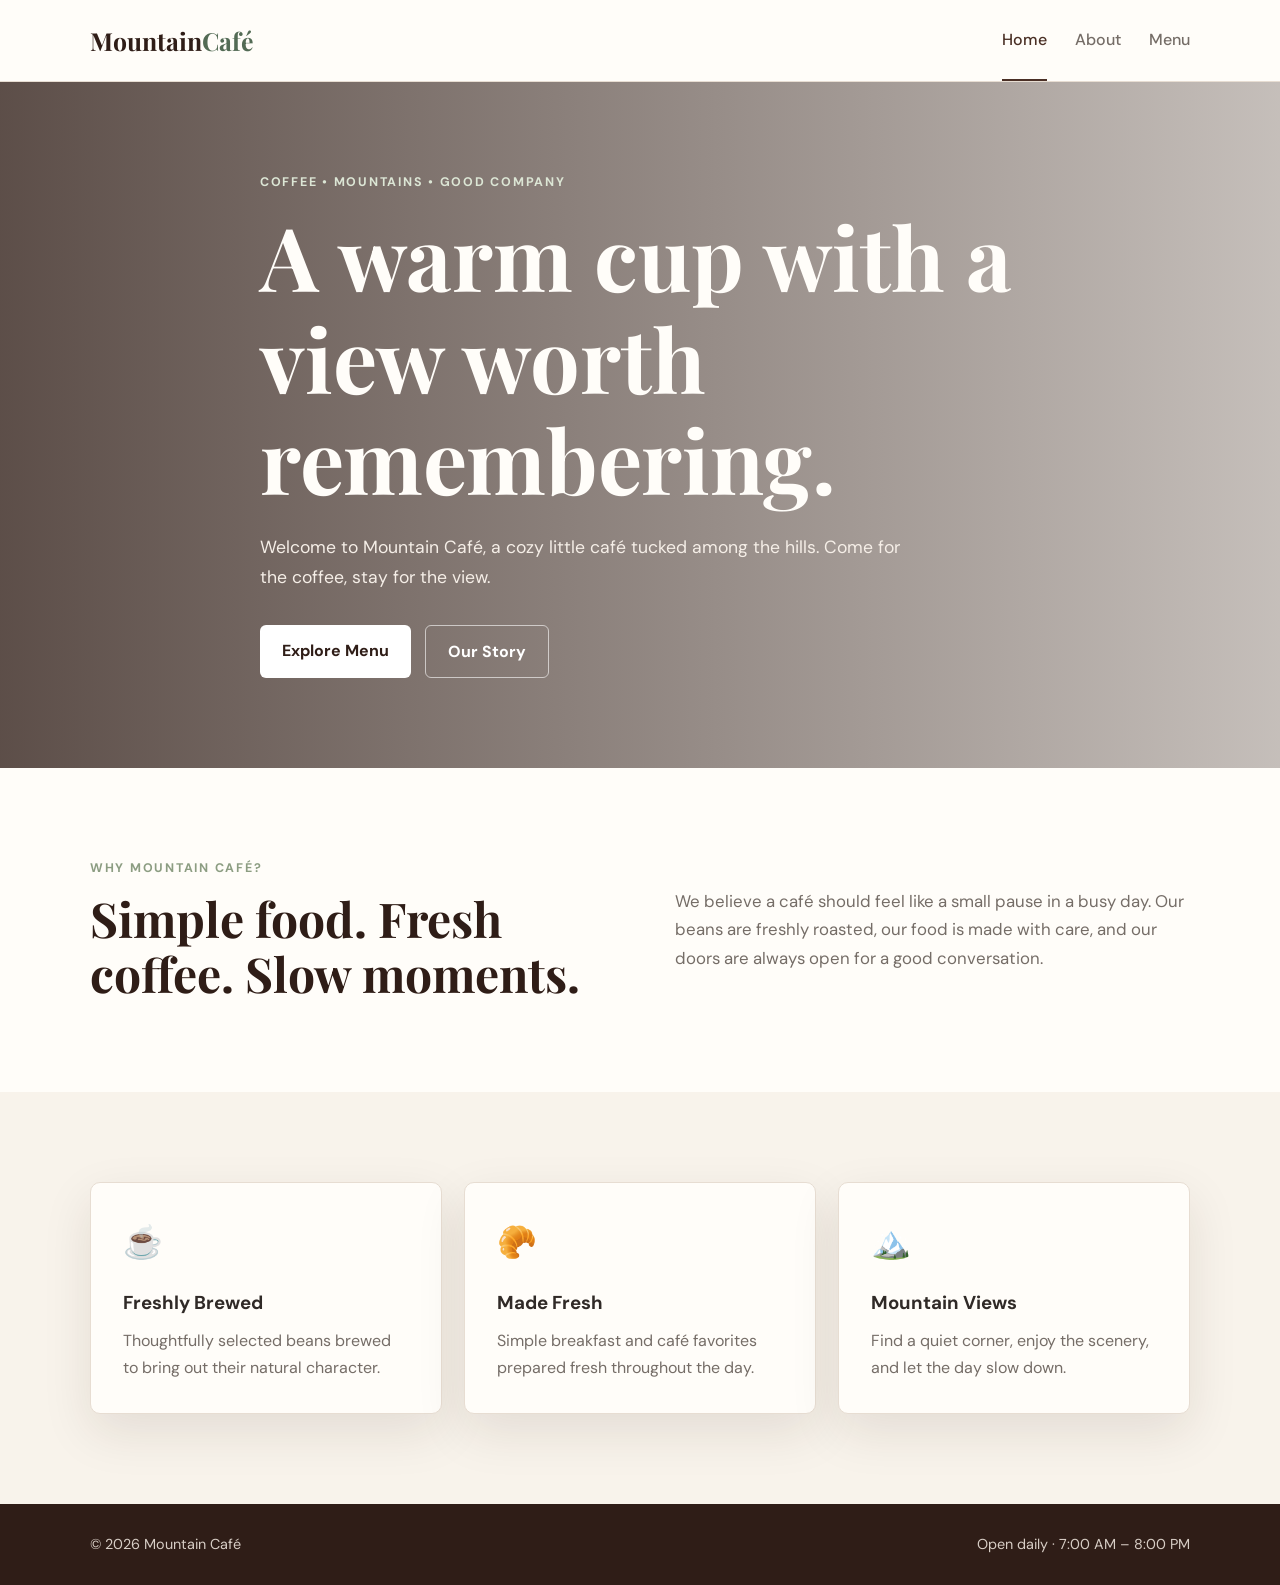
<file: index.html>
<!DOCTYPE html>
<html lang="en">
<head>
  <meta charset="UTF-8">
  <meta name="viewport" content="width=device-width, initial-scale=1.0">
  <title>Mountain Café | Home</title>
  <link rel="stylesheet" href="css/style.css">
</head>
<body>
  <header class="site-header">
    <div class="container nav">
      <a class="logo" href="index.html">Mountain<span>Café</span></a>
      <button class="menu-toggle" aria-label="Toggle navigation">☰</button>
      <nav id="site-nav">
        <a class="active" href="index.html">Home</a>
        <a href="about.html">About</a>
        <a href="menu.html">Menu</a>
      </nav>
    </div>
  </header>

  <main>
    <section class="hero">
      <div class="container hero-content">
        <p class="eyebrow">Coffee • Mountains • Good Company</p>
        <h1>A warm cup with a view worth remembering.</h1>
        <p>Welcome to Mountain Café, a cozy little café tucked among the hills. Come for the coffee, stay for the view.</p>
        <div class="hero-actions">
          <a class="btn" href="menu.html">Explore Menu</a>
          <a class="btn btn-outline" href="about.html">Our Story</a>
        </div>
      </div>
    </section>

    <section class="section">
      <div class="container intro-grid">
        <div>
          <p class="eyebrow">Why Mountain Café?</p>
          <h2>Simple food. Fresh coffee. Slow moments.</h2>
        </div>
        <p>We believe a café should feel like a small pause in a busy day. Our beans are freshly roasted, our food is made with care, and our doors are always open for a good conversation.</p>
      </div>
    </section>

    <section class="section section-soft">
      <div class="container cards">
        <article class="card">
          <div class="icon">☕</div>
          <h3>Freshly Brewed</h3>
          <p>Thoughtfully selected beans brewed to bring out their natural character.</p>
        </article>
        <article class="card">
          <div class="icon">🥐</div>
          <h3>Made Fresh</h3>
          <p>Simple breakfast and café favorites prepared fresh throughout the day.</p>
        </article>
        <article class="card">
          <div class="icon">🏔️</div>
          <h3>Mountain Views</h3>
          <p>Find a quiet corner, enjoy the scenery, and let the day slow down.</p>
        </article>
      </div>
    </section>
  </main>

  <footer>
    <div class="container footer-content">
      <p>© <span id="year"></span> Mountain Café</p>
      <p>Open daily · 7:00 AM – 8:00 PM</p>
    </div>
  </footer>

  <script src="js/app.js"></script>
</body>
</html>
</file>
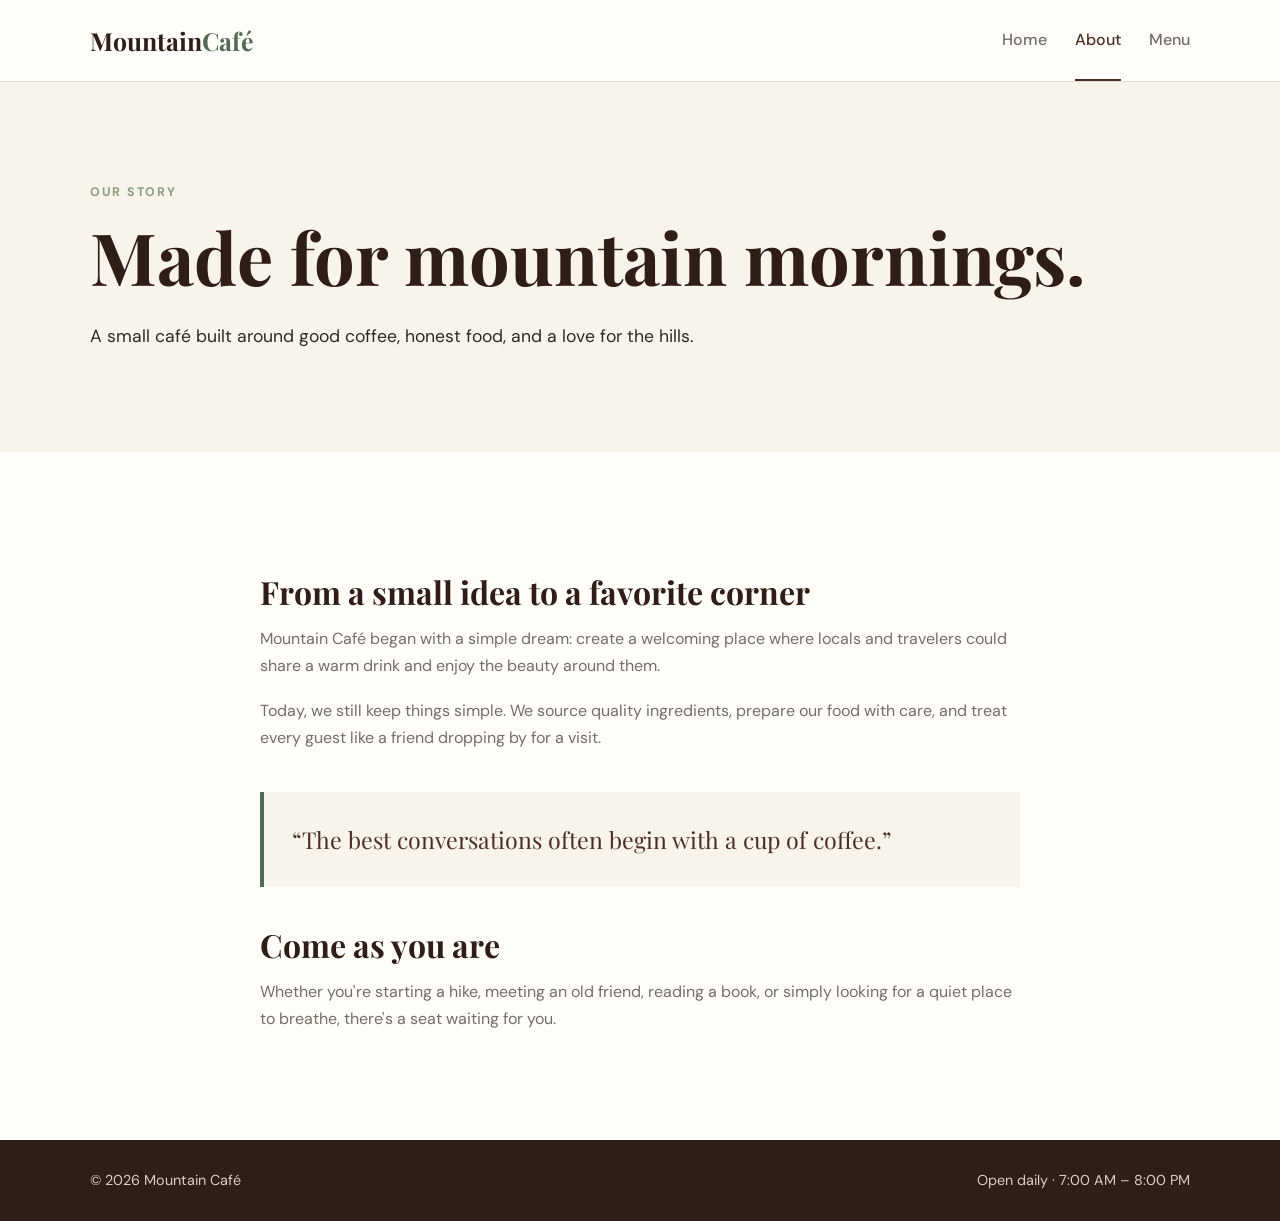
<file: about.html>
<!DOCTYPE html>
<html lang="en">
<head>
  <meta charset="UTF-8">
  <meta name="viewport" content="width=device-width, initial-scale=1.0">
  <title>Mountain Café | About</title>
  <link rel="stylesheet" href="css/style.css">
</head>
<body>
  <header class="site-header">
    <div class="container nav">
      <a class="logo" href="index.html">Mountain<span>Café</span></a>
      <button class="menu-toggle" aria-label="Toggle navigation">☰</button>
      <nav id="site-nav">
        <a href="index.html">Home</a>
        <a class="active" href="about.html">About</a>
        <a href="menu.html">Menu</a>
      </nav>
    </div>
  </header>

  <main>
    <section class="page-hero">
      <div class="container">
        <p class="eyebrow">Our Story</p>
        <h1>Made for mountain mornings.</h1>
        <p>A small café built around good coffee, honest food, and a love for the hills.</p>
      </div>
    </section>

    <section class="section">
      <div class="container content-narrow">
        <h2>From a small idea to a favorite corner</h2>
        <p>Mountain Café began with a simple dream: create a welcoming place where locals and travelers could share a warm drink and enjoy the beauty around them.</p>
        <p>Today, we still keep things simple. We source quality ingredients, prepare our food with care, and treat every guest like a friend dropping by for a visit.</p>

        <div class="quote">
          “The best conversations often begin with a cup of coffee.”
        </div>

        <h2>Come as you are</h2>
        <p>Whether you're starting a hike, meeting an old friend, reading a book, or simply looking for a quiet place to breathe, there's a seat waiting for you.</p>
      </div>
    </section>
  </main>

  <footer>
    <div class="container footer-content">
      <p>© <span id="year"></span> Mountain Café</p>
      <p>Open daily · 7:00 AM – 8:00 PM</p>
    </div>
  </footer>

  <script src="js/app.js"></script>
</body>
</html>
</file>
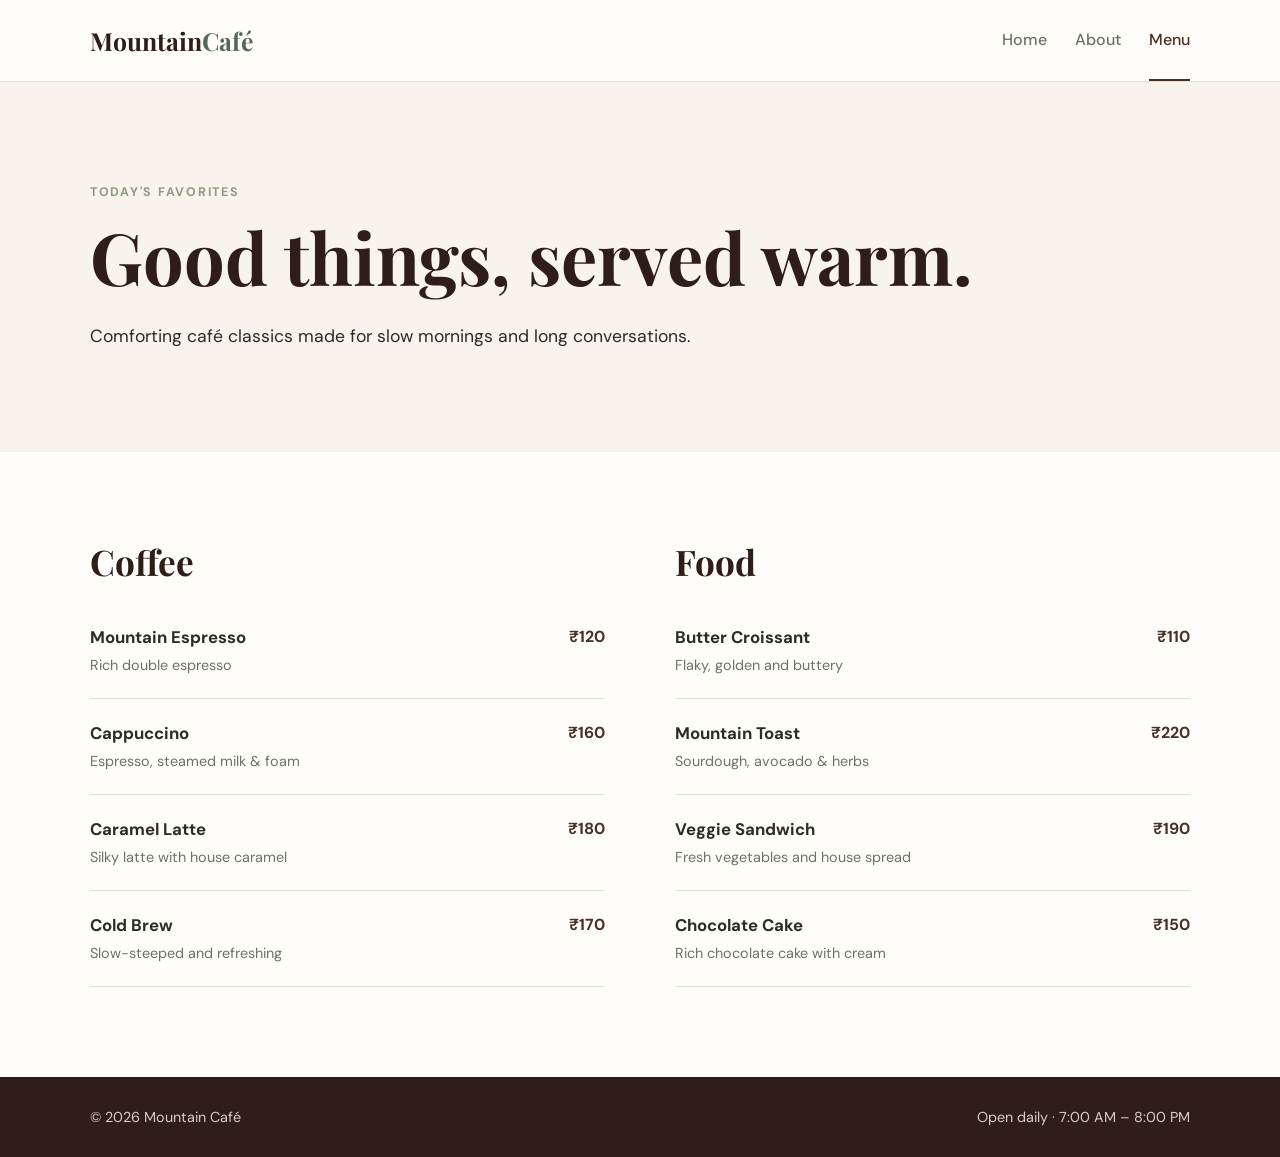
<file: menu.html>
<!DOCTYPE html>
<html lang="en">
<head>
  <meta charset="UTF-8">
  <meta name="viewport" content="width=device-width, initial-scale=1.0">
  <title>Mountain Café | Menu</title>
  <link rel="stylesheet" href="css/style.css">
</head>
<body>
  <header class="site-header">
    <div class="container nav">
      <a class="logo" href="index.html">Mountain<span>Café</span></a>
      <button class="menu-toggle" aria-label="Toggle navigation">☰</button>
      <nav id="site-nav">
        <a href="index.html">Home</a>
        <a href="about.html">About</a>
        <a class="active" href="menu.html">Menu</a>
      </nav>
    </div>
  </header>

  <main>
    <section class="page-hero">
      <div class="container">
        <p class="eyebrow">Today's Favorites</p>
        <h1>Good things, served warm.</h1>
        <p>Comforting café classics made for slow mornings and long conversations.</p>
      </div>
    </section>

    <section class="section">
      <div class="container menu-grid">
        <div class="menu-category">
          <h2>Coffee</h2>
          <div class="menu-item"><div><h3>Mountain Espresso</h3><p>Rich double espresso</p></div><strong>₹120</strong></div>
          <div class="menu-item"><div><h3>Cappuccino</h3><p>Espresso, steamed milk & foam</p></div><strong>₹160</strong></div>
          <div class="menu-item"><div><h3>Caramel Latte</h3><p>Silky latte with house caramel</p></div><strong>₹180</strong></div>
          <div class="menu-item"><div><h3>Cold Brew</h3><p>Slow-steeped and refreshing</p></div><strong>₹170</strong></div>
        </div>

        <div class="menu-category">
          <h2>Food</h2>
          <div class="menu-item"><div><h3>Butter Croissant</h3><p>Flaky, golden and buttery</p></div><strong>₹110</strong></div>
          <div class="menu-item"><div><h3>Mountain Toast</h3><p>Sourdough, avocado & herbs</p></div><strong>₹220</strong></div>
          <div class="menu-item"><div><h3>Veggie Sandwich</h3><p>Fresh vegetables and house spread</p></div><strong>₹190</strong></div>
          <div class="menu-item"><div><h3>Chocolate Cake</h3><p>Rich chocolate cake with cream</p></div><strong>₹150</strong></div>
        </div>
      </div>
    </section>
  </main>

  <footer>
    <div class="container footer-content">
      <p>© <span id="year"></span> Mountain Café</p>
      <p>Open daily · 7:00 AM – 8:00 PM</p>
    </div>
  </footer>

  <script src="js/app.js"></script>
</body>
</html>
</file>
<file: css/style.css>
@import url('https://fonts.googleapis.com/css2?family=DM+Sans:wght@400;500;700&family=Playfair+Display:wght@600;700&display=swap');

:root {
  --brown: #4a2f25;
  --brown-dark: #2f1d17;
  --cream: #f8f3eb;
  --paper: #fffdf9;
  --green: #536b55;
  --text: #302a27;
  --muted: #756d67;
  --border: #e7ddd2;
  --shadow: 0 18px 50px rgba(47, 29, 23, .10);
}

* { box-sizing: border-box; margin: 0; padding: 0; }

html { scroll-behavior: smooth; }

body {
  font-family: "DM Sans", sans-serif;
  color: var(--text);
  background: var(--paper);
  line-height: 1.7;
}

a { color: inherit; text-decoration: none; }

.container {
  width: min(1100px, calc(100% - 40px));
  margin-inline: auto;
}

.site-header {
  position: sticky;
  top: 0;
  z-index: 10;
  background: rgba(255, 253, 249, .95);
  border-bottom: 1px solid var(--border);
  backdrop-filter: blur(10px);
}

.nav {
  min-height: 76px;
  display: flex;
  align-items: center;
  justify-content: space-between;
  gap: 30px;
}

.logo {
  font-family: "Playfair Display", serif;
  font-size: 1.55rem;
  font-weight: 700;
  color: var(--brown-dark);
}

.logo span { color: var(--green); }

nav { display: flex; gap: 28px; }

nav a {
  font-weight: 500;
  color: var(--muted);
  padding: 26px 0;
  border-bottom: 2px solid transparent;
}

nav a:hover,
nav a.active {
  color: var(--brown);
  border-bottom-color: var(--brown);
}

.menu-toggle {
  display: none;
  border: 0;
  background: transparent;
  font-size: 1.6rem;
  cursor: pointer;
}

.hero {
  min-height: 610px;
  display: grid;
  place-items: center;
  background:
    linear-gradient(90deg, rgba(47,29,23,.78), rgba(47,29,23,.28)),
    url("https://images.unsplash.com/photo-1445116572660-236099ec97a0?auto=format&fit=crop&w=1800&q=85")
    center/cover;
  color: white;
}
.hero div h1 {
  color: var(--paper);
}
.hero-content { max-width: 760px; padding-block: 90px; }

.eyebrow {
  text-transform: uppercase;
  letter-spacing: .14em;
  font-size: .78rem;
  font-weight: 700;
  margin-bottom: 12px;
  color: #8c9d82;
}

.hero .eyebrow { color: #dce6d5; }

h1, h2 {
  font-family: "Playfair Display", serif;
  line-height: 1.15;
  color: var(--brown-dark);
}

.hero h1,
.page-hero h1 {
  font-size: clamp(2.8rem, 7vw, 5.5rem);
  margin-bottom: 24px;
}

.hero p:not(.eyebrow),
.page-hero p:not(.eyebrow) {
  max-width: 650px;
  font-size: 1.1rem;
}

.hero p:not(.eyebrow) { color: #f5eee7; }

.hero-actions { display: flex; gap: 14px; margin-top: 32px; }

.btn {
  display: inline-block;
  padding: 12px 22px;
  border-radius: 6px;
  background: #fff;
  color: var(--brown-dark);
  font-weight: 700;
}

.btn-outline {
  background: transparent;
  color: #fff;
  border: 1px solid rgba(255,255,255,.6);
}

.section { padding: 90px 0; }

.section-soft { background: var(--cream); }

.intro-grid {
  display: grid;
  grid-template-columns: 1fr 1fr;
  gap: 70px;
  align-items: center;
}

.intro-grid h2 { font-size: clamp(2rem, 4vw, 3rem); }

.intro-grid > p { color: var(--muted); font-size: 1.05rem; }

.cards {
  display: grid;
  grid-template-columns: repeat(3, 1fr);
  gap: 22px;
}

.card {
  background: var(--paper);
  padding: 32px;
  border: 1px solid var(--border);
  border-radius: 10px;
  box-shadow: var(--shadow);
}

.icon { font-size: 2rem; margin-bottom: 18px; }

.card h3 { margin-bottom: 8px; }
.card p { color: var(--muted); }

.page-hero {
  padding: 100px 0;
  background: var(--cream);
}

.page-hero h1 { font-size: clamp(2.7rem, 6vw, 4.5rem); }

.content-narrow { max-width: 760px; }

.content-narrow h2 {
  font-size: 2rem;
  margin: 32px 0 14px;
}

.content-narrow p { color: var(--muted); margin-bottom: 18px; }

.quote {
  margin: 40px 0;
  padding: 28px;
  border-left: 4px solid var(--green);
  background: var(--cream);
  font-family: "Playfair Display", serif;
  font-size: 1.45rem;
  color: var(--brown);
}

.menu-grid {
  display: grid;
  grid-template-columns: 1fr 1fr;
  gap: 70px;
}

.menu-category h2 {
  font-size: 2.2rem;
  margin-bottom: 20px;
}

.menu-item {
  display: flex;
  justify-content: space-between;
  gap: 20px;
  padding: 20px 0;
  border-bottom: 1px solid var(--border);
}

.menu-item h3 { font-size: 1.05rem; margin-bottom: 2px; }
.menu-item p { color: var(--muted); font-size: .9rem; }
.menu-item strong { color: var(--brown); white-space: nowrap; }

footer {
  padding: 28px 0;
  background: var(--brown-dark);
  color: #d8cec6;
  font-size: .9rem;
}

.footer-content {
  display: flex;
  justify-content: space-between;
  gap: 20px;
}

@media (max-width: 700px) {
  .container { width: min(100% - 28px, 1100px); }

  .nav { min-height: 68px; }
  .menu-toggle { display: block; }

  nav {
    display: none;
    position: absolute;
    top: 68px;
    left: 0;
    right: 0;
    padding: 10px 14px 18px;
    background: var(--paper);
    border-bottom: 1px solid var(--border);
    flex-direction: column;
    gap: 0;
  }

  nav.open { display: flex; }
  nav a { padding: 12px 0; border-bottom: 0; }

  .hero { min-height: 560px; }
  .hero h1 { font-size: clamp(2.7rem, 13vw, 4rem); }
  .hero-actions { flex-direction: column; align-items: flex-start; }

  .section { padding: 65px 0; }

  .intro-grid,
  .cards,
  .menu-grid {
    grid-template-columns: 1fr;
    gap: 28px;
  }

  .page-hero { padding: 70px 0; }

  .footer-content {
    flex-direction: column;
    gap: 4px;
  }
}
</file>
